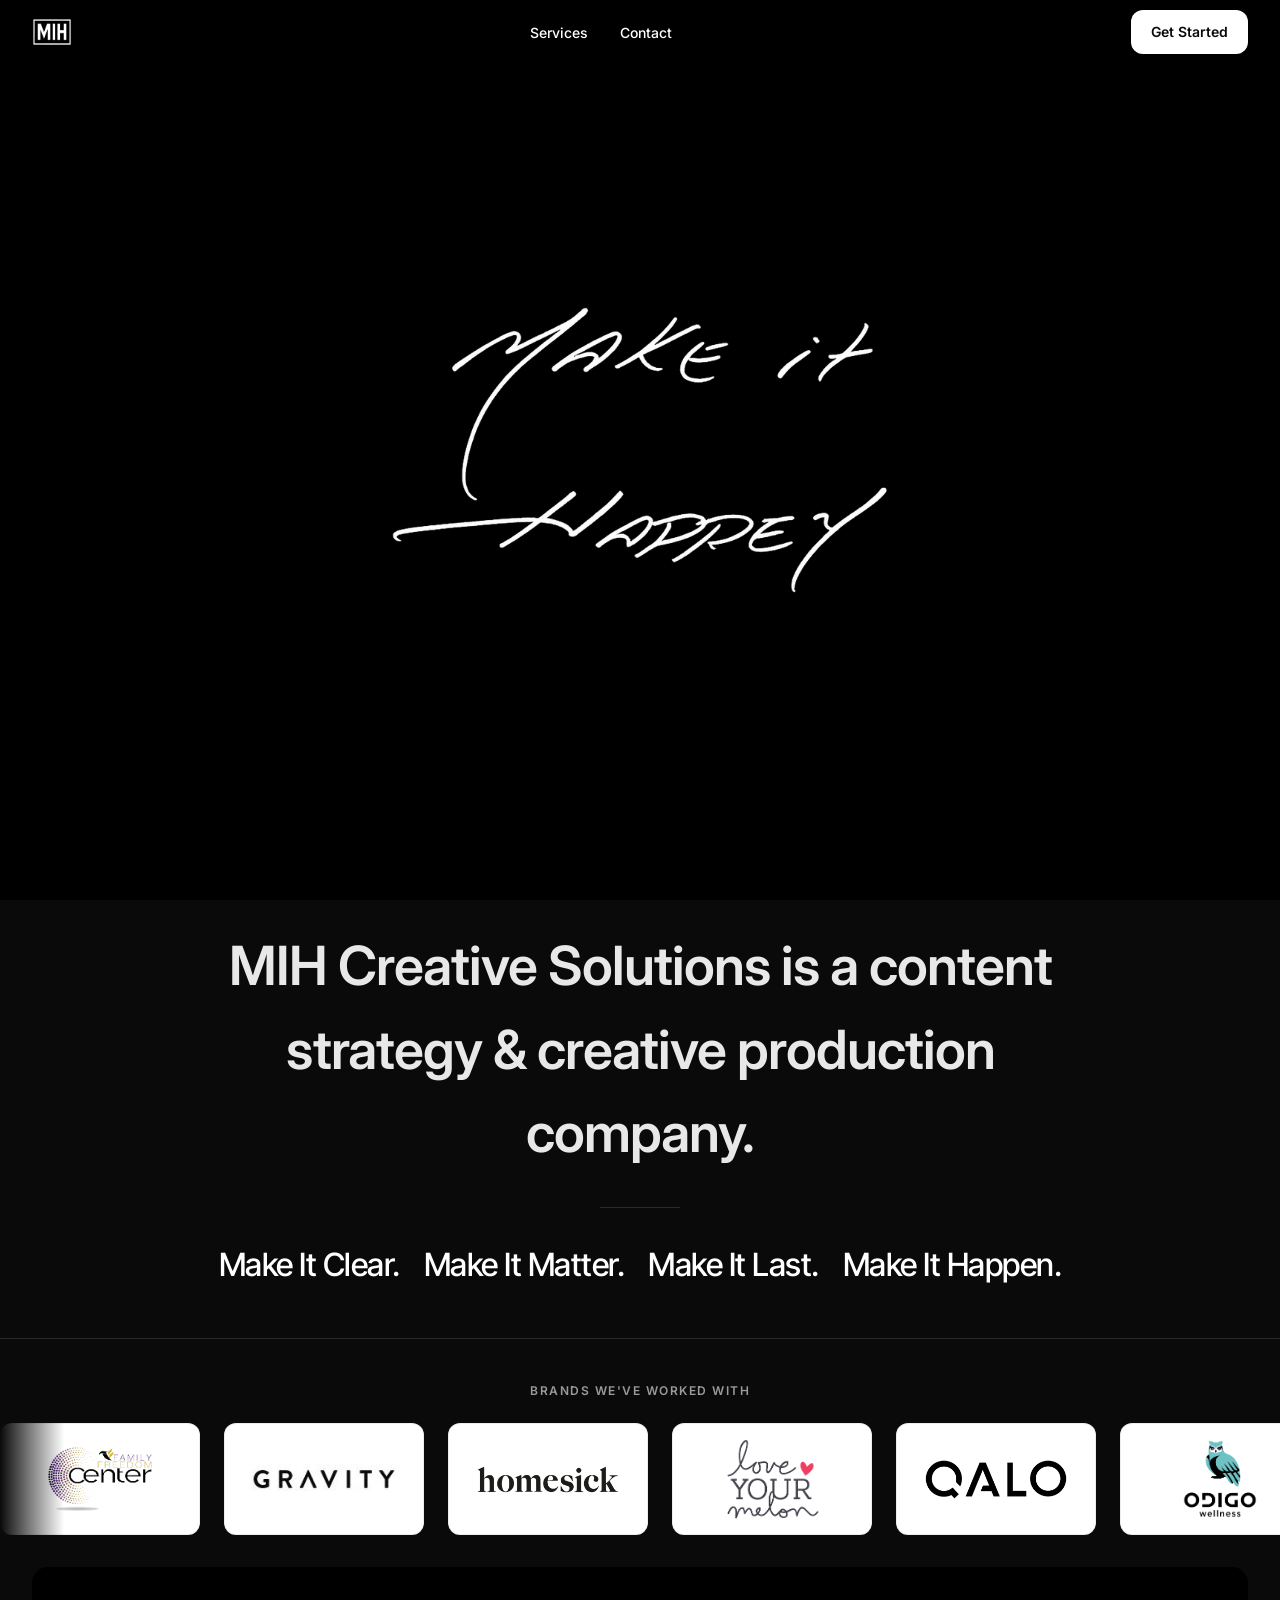
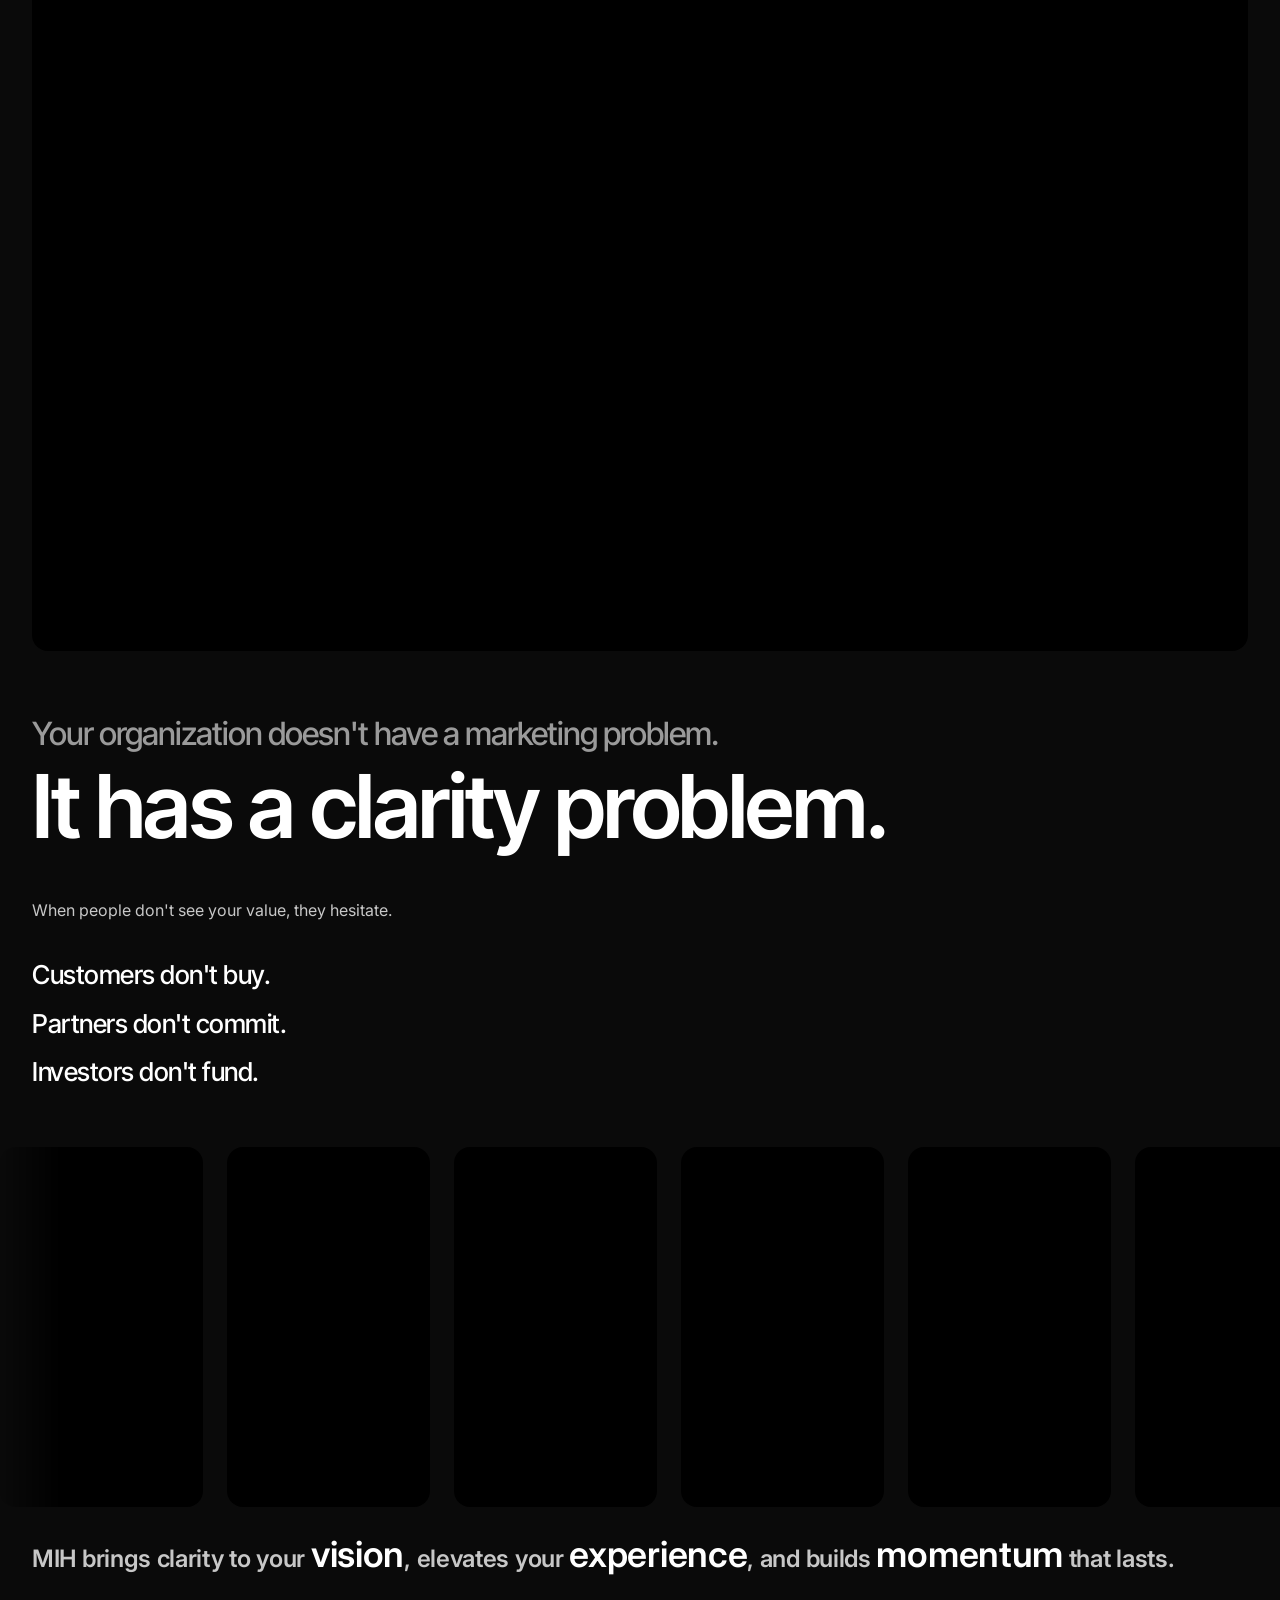
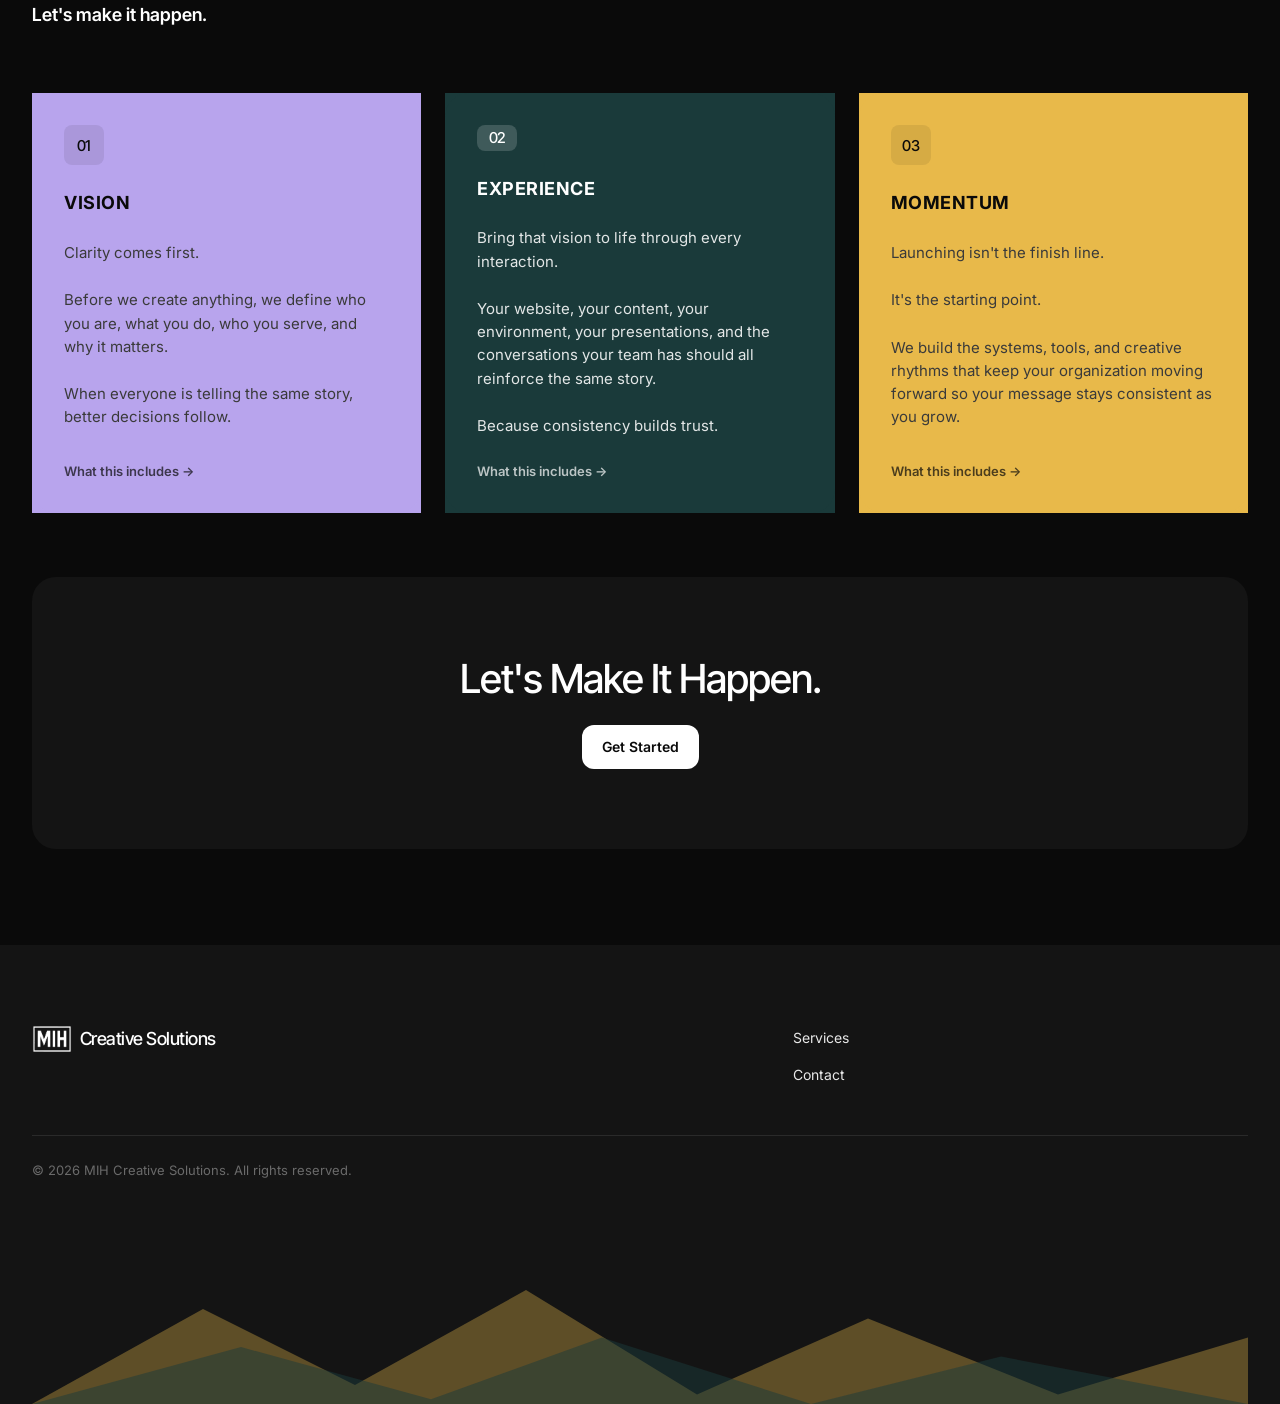
<file: index.html>
<!doctype html>
<html lang="en">
<head>
<meta charset="UTF-8">
<meta name="viewport" content="width=device-width, initial-scale=1.0">
<title>MIH Creative Solutions: Make It Clear, Make It Matter, Make It Last</title>
<meta name="description" content="MIH Creative Solutions is Erik's framework for building organizations people understand, remember, and believe in: Vision, Experience, Momentum.">
<link rel="icon" type="image/png" href="assets/favicon.png?v=2">
<link rel="apple-touch-icon" href="assets/favicon.png?v=2">
<meta property="og:type" content="website">
<meta property="og:title" content="MIH Creative Solutions: Make It Clear, Make It Matter, Make It Last">
<meta property="og:description" content="MIH Creative Solutions is Erik's framework for building organizations people understand, remember, and believe in: Vision, Experience, Momentum.">
<meta property="og:url" content="https://mihcreativesolutions.com">
<meta property="og:image" content="https://mihcreativesolutions.com/assets/favicon.png">
<meta name="twitter:card" content="summary">
<meta name="twitter:title" content="MIH Creative Solutions: Make It Clear, Make It Matter, Make It Last">
<meta name="twitter:description" content="MIH Creative Solutions is Erik's framework for building organizations people understand, remember, and believe in: Vision, Experience, Momentum.">
<meta name="twitter:image" content="https://mihcreativesolutions.com/assets/favicon.png">
<link rel="preconnect" href="https://fonts.googleapis.com">
<link rel="preconnect" href="https://fonts.gstatic.com" crossorigin>
<link href="https://fonts.googleapis.com/css2?family=Inter:wght@400;500;600;700&family=Inter+Tight:wght@500;600&family=Caveat:wght@600;700&display=swap" rel="stylesheet">
<link rel="stylesheet" href="styles.css">
</head>
<body>

<main id="top">

  <!-- ============ HERO ============ -->
  <section class="hero-band">
    <div class="hero-video-bleed reveal">
      <video src="assets/videos/hero-intro.mp4" autoplay muted loop playsinline></video>

      <header class="hero-nav">
        <div class="container">
          <a href="#top" class="logo">
            <img src="assets/mih-logo-boxed-white.png" alt="MIH" class="logo-mark">
          </a>

          <nav>
            <ul class="nav-links">
              <li><a href="#services">Services</a></li>
              <li><a href="#contact">Contact</a></li>
            </ul>
          </nav>

          <div class="nav-cta">
            <a class="btn btn-primary" href="mailto:erik@mihcreativesolutions.com">Get Started</a>
            <button class="nav-toggle" id="navToggle" aria-label="Toggle menu" aria-expanded="false">
              <span></span><span></span><span></span>
            </button>
          </div>
        </div>

        <nav id="mobileMenu" class="mobile-menu" hidden>
          <div class="container" style="display:flex; flex-direction:column; gap:24px; padding-top:24px; padding-bottom:24px;">
            <a href="#services">Services</a>
            <a href="#contact">Contact</a>
          </div>
        </nav>
      </header>

      <img src="assets/make-it-happen-mark-white.png" alt="Make it happen, handwritten" class="hero-video-overlay-mark">
    </div>

    <div class="container">
      <p class="hero-video-caption reveal">MIH Creative Solutions is a content strategy &amp; creative production company.</p>
      <hr class="hero-divider reveal">
    </div>

    <div class="container">
      <div class="hero-pillars-recap reveal">
        <p>Make It Clear.</p>
        <p>Make It Matter.</p>
        <p>Make It Last.</p>
        <p>Make It Happen.</p>
      </div>
    </div>

    <div class="logo-marquee reveal">
      <p class="logo-marquee-label caption-uppercase">Brands We've Worked With</p>
      <div class="logo-marquee-track">
        <div class="logo-marquee-group">
          <div class="logo-marquee-card"><img src="assets/logos/family-freedom-center.png" alt="Family Freedom Center" class="logo-marquee-logo"></div>
          <div class="logo-marquee-card"><img src="assets/logos/gravity.jpeg" alt="Gravity" class="logo-marquee-logo"></div>
          <div class="logo-marquee-card"><img src="assets/logos/homesick.png" alt="Homesick" class="logo-marquee-logo"></div>
          <div class="logo-marquee-card"><img src="assets/logos/love-your-melon.png" alt="Love Your Melon" class="logo-marquee-logo"></div>
          <div class="logo-marquee-card"><img src="assets/logos/qalo.png" alt="QALO" class="logo-marquee-logo"></div>
          <div class="logo-marquee-card"><img src="assets/logos/odigo-wellness.png" alt="ODIGO Wellness" class="logo-marquee-logo"></div>
          <div class="logo-marquee-card"><img src="assets/logos/bulldog.png" alt="The Bulldog Uptown" class="logo-marquee-logo"></div>
          <div class="logo-marquee-card"><img src="assets/logos/craftsmen-decks-structures.png" alt="Craftsmen Decks & Structures" class="logo-marquee-logo"></div>
        </div>
        <div class="logo-marquee-group" aria-hidden="true">
          <div class="logo-marquee-card"><img src="assets/logos/family-freedom-center.png" alt="" class="logo-marquee-logo"></div>
          <div class="logo-marquee-card"><img src="assets/logos/gravity.jpeg" alt="" class="logo-marquee-logo"></div>
          <div class="logo-marquee-card"><img src="assets/logos/homesick.png" alt="" class="logo-marquee-logo"></div>
          <div class="logo-marquee-card"><img src="assets/logos/love-your-melon.png" alt="" class="logo-marquee-logo"></div>
          <div class="logo-marquee-card"><img src="assets/logos/qalo.png" alt="" class="logo-marquee-logo"></div>
          <div class="logo-marquee-card"><img src="assets/logos/odigo-wellness.png" alt="" class="logo-marquee-logo"></div>
          <div class="logo-marquee-card"><img src="assets/logos/bulldog.png" alt="" class="logo-marquee-logo"></div>
          <div class="logo-marquee-card"><img src="assets/logos/craftsmen-decks-structures.png" alt="" class="logo-marquee-logo"></div>
        </div>
      </div>
    </div>

    <div class="container">
      <div class="featured-video reveal">
        <video src="assets/videos/love-your-melon-barbie.mp4" autoplay muted loop playsinline></video>
      </div>
    </div>
  </section>

  <!-- ============ THE PROBLEM ============ -->
  <section id="problem">
    <div class="container">
      <div class="problem-statement reveal">
        <p class="problem-statement-setup">Your organization doesn't have a marketing problem.</p>
        <p class="problem-statement-payoff">It has a clarity problem.</p>
      </div>

      <div class="prose reveal">
        <p>When people don't see your value, they hesitate.</p>
      </div>

      <div class="cadence reveal">
        <p>Customers don't buy.</p>
        <p>Partners don't commit.</p>
        <p>Investors don't fund.</p>
      </div>
    </div>

    <div class="video-marquee reveal">
      <div class="video-marquee-track">
        <div class="video-marquee-group">
          <div class="video-marquee-card"><video src="assets/videos/gravity.mp4" autoplay muted loop playsinline></video></div>
          <div class="video-marquee-card"><video src="assets/videos/isabel-bootcamp.mp4" autoplay muted loop playsinline></video></div>
          <div class="video-marquee-card"><video src="assets/videos/knee-wrap.mp4" autoplay muted loop playsinline></video></div>
          <div class="video-marquee-card"><video src="assets/videos/mechanic-peter.mp4" autoplay muted loop playsinline></video></div>
          <div class="video-marquee-card"><video src="assets/videos/elijah-yoga.mp4" autoplay muted loop playsinline></video></div>
          <div class="video-marquee-card"><video src="assets/videos/content-tips-reel.mp4" autoplay muted loop playsinline></video></div>
        </div>
        <div class="video-marquee-group" aria-hidden="true">
          <div class="video-marquee-card"><video src="assets/videos/gravity.mp4" autoplay muted loop playsinline></video></div>
          <div class="video-marquee-card"><video src="assets/videos/isabel-bootcamp.mp4" autoplay muted loop playsinline></video></div>
          <div class="video-marquee-card"><video src="assets/videos/knee-wrap.mp4" autoplay muted loop playsinline></video></div>
          <div class="video-marquee-card"><video src="assets/videos/mechanic-peter.mp4" autoplay muted loop playsinline></video></div>
          <div class="video-marquee-card"><video src="assets/videos/elijah-yoga.mp4" autoplay muted loop playsinline></video></div>
          <div class="video-marquee-card"><video src="assets/videos/content-tips-reel.mp4" autoplay muted loop playsinline></video></div>
        </div>
      </div>
    </div>

    <div class="container">
      <div class="reveal" style="margin-top: var(--sp-lg);">
        <p class="title-lg problem-transition">MIH brings clarity to your <span class="emph-word">vision</span>, elevates your <span class="emph-word">experience</span>, and builds <span class="emph-word">momentum</span> that lasts.</p>
        <p class="problem-cta">Let's make it happen.</p>
      </div>
    </div>
  </section>

  <!-- ============ SERVICES / THE 3 PILLARS ============ -->
  <section id="services">
    <div class="container">
      <div class="feature-grid">

        <div class="feature-card card-lavender on-ink pillar-flip reveal" tabindex="0">
          <div class="pillar-flip-inner">
            <div class="pillar-flip-face pillar-flip-front">
              <div class="icon">01</div>
              <div class="pillar-heading">
                <span class="pillar-label">Vision</span>
              </div>
              <p>Clarity comes first.</p>
              <p>Before we create anything, we define who you are, what you do, who you serve, and why it matters.</p>
              <p>When everyone is telling the same story, better decisions follow.</p>
              <span class="pillar-flip-cue">What this includes →</span>
            </div>
            <div class="pillar-flip-face pillar-flip-back">
              <div class="pillar-heading">
                <span class="pillar-label">Vision</span>
              </div>
              <ul class="offering-list">
                <li>Brand Strategy</li>
                <li>Messaging</li>
                <li>Positioning</li>
                <li>Naming</li>
                <li>Brand Identity</li>
              </ul>
            </div>
          </div>
        </div>

        <div class="feature-card card-teal on-dark pillar-flip reveal" tabindex="0">
          <div class="pillar-flip-inner">
            <div class="pillar-flip-face pillar-flip-front">
              <div class="icon">02</div>
              <div class="pillar-heading">
                <span class="pillar-label">Experience</span>
              </div>
              <p>Bring that vision to life through every interaction.</p>
              <p>Your website, your content, your environment, your presentations, and the conversations your team has should all reinforce the same story.</p>
              <p>Because consistency builds trust.</p>
              <span class="pillar-flip-cue">What this includes →</span>
            </div>
            <div class="pillar-flip-face pillar-flip-back">
              <div class="pillar-heading">
                <span class="pillar-label">Experience</span>
              </div>
              <ul class="offering-list">
                <li>Website Design</li>
                <li>Environmental Branding</li>
                <li>Photography</li>
                <li>Video Production</li>
                <li>Graphic Design</li>
                <li>Campaign Development</li>
              </ul>
            </div>
          </div>
        </div>

        <div class="feature-card card-ochre on-ink pillar-flip reveal" tabindex="0">
          <div class="pillar-flip-inner">
            <div class="pillar-flip-face pillar-flip-front">
              <div class="icon">03</div>
              <div class="pillar-heading">
                <span class="pillar-label">Momentum</span>
              </div>
              <p>Launching isn't the finish line.</p>
              <p>It's the starting point.</p>
              <p>We build the systems, tools, and creative rhythms that keep your organization moving forward so your message stays consistent as you grow.</p>
              <span class="pillar-flip-cue">What this includes →</span>
            </div>
            <div class="pillar-flip-face pillar-flip-back">
              <div class="pillar-heading">
                <span class="pillar-label">Momentum</span>
              </div>
              <ul class="offering-list">
                <li>Content Strategy</li>
                <li>Social Media</li>
                <li>Marketing Support</li>
                <li>Brand Standards</li>
                <li>Ongoing Creative Partnership</li>
              </ul>
            </div>
          </div>
        </div>

      </div>
    </div>
  </section>

  <!-- ============ CTA ============ -->
  <section id="contact">
    <div class="container">
      <div class="cta-band-illustrated reveal">
        <h2 class="display-md">Let's Make It Happen.</h2>

        <a class="btn btn-primary" href="mailto:erik@mihcreativesolutions.com">Get Started</a>
      </div>
    </div>
  </section>

</main>

<footer class="footer">
  <div class="container">
    <div class="footer-top">
      <div class="footer-brand">
        <a href="#top" class="logo">
          <img src="assets/mih-logo-boxed-white.png" alt="MIH" class="logo-mark">
          Creative Solutions
        </a>

      </div>

      <div class="footer-col">
        <ul>
          <li><a href="#services">Services</a></li>
          <li><a href="#contact">Contact</a></li>
        </ul>
      </div>
    </div>

    <div class="footer-bottom">
      <span>© <span id="year"></span> MIH Creative Solutions. All rights reserved.</span>
    </div>

    <svg class="footer-mountain" viewBox="0 0 1280 160" preserveAspectRatio="none" xmlns="http://www.w3.org/2000/svg" aria-hidden="true">
      <polygon points="0,160 180,60 340,140 520,40 700,150 880,70 1080,150 1280,90 1280,160" fill="#e8b94a" opacity="0.35"/>
      <polygon points="0,160 220,100 420,155 600,90 820,160 1020,110 1280,160" fill="#1a3a3a" opacity="0.5"/>
    </svg>
  </div>
</footer>

<script src="script.js"></script>
</body>
</html>
</file>
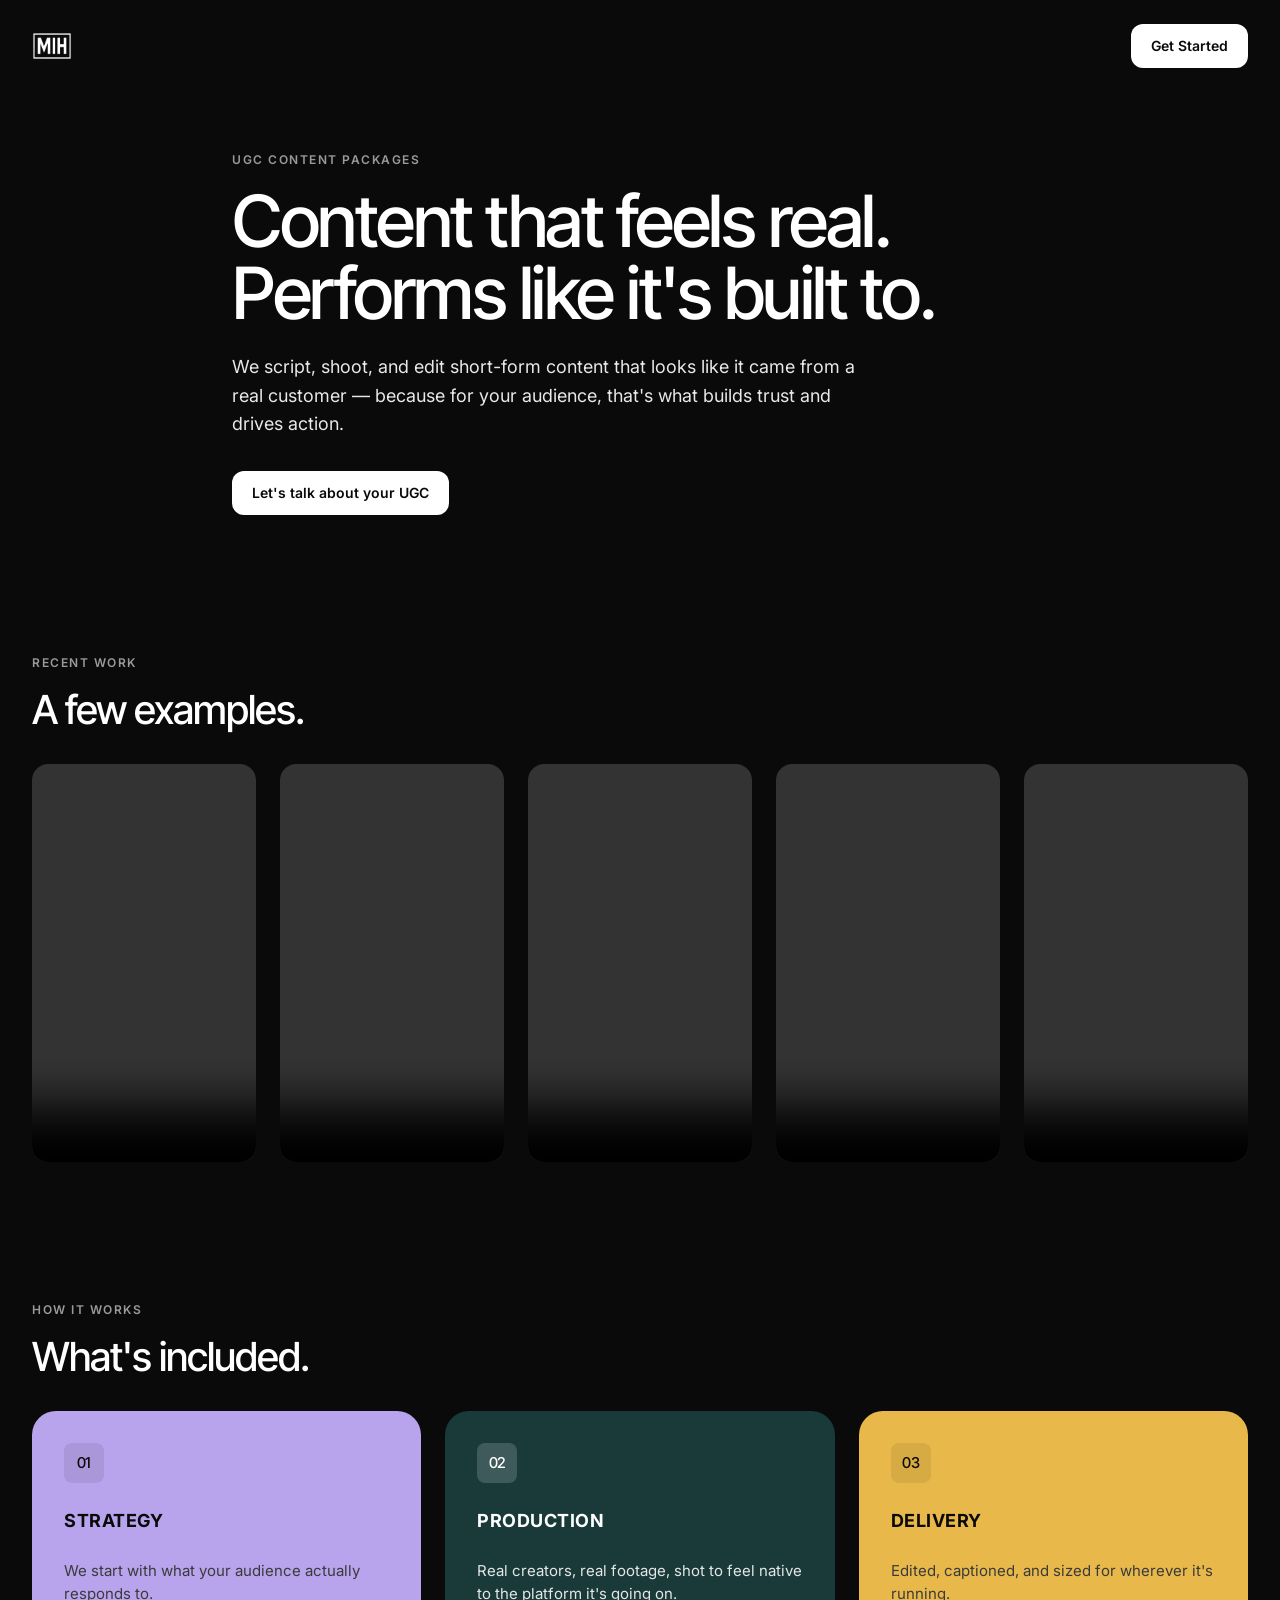
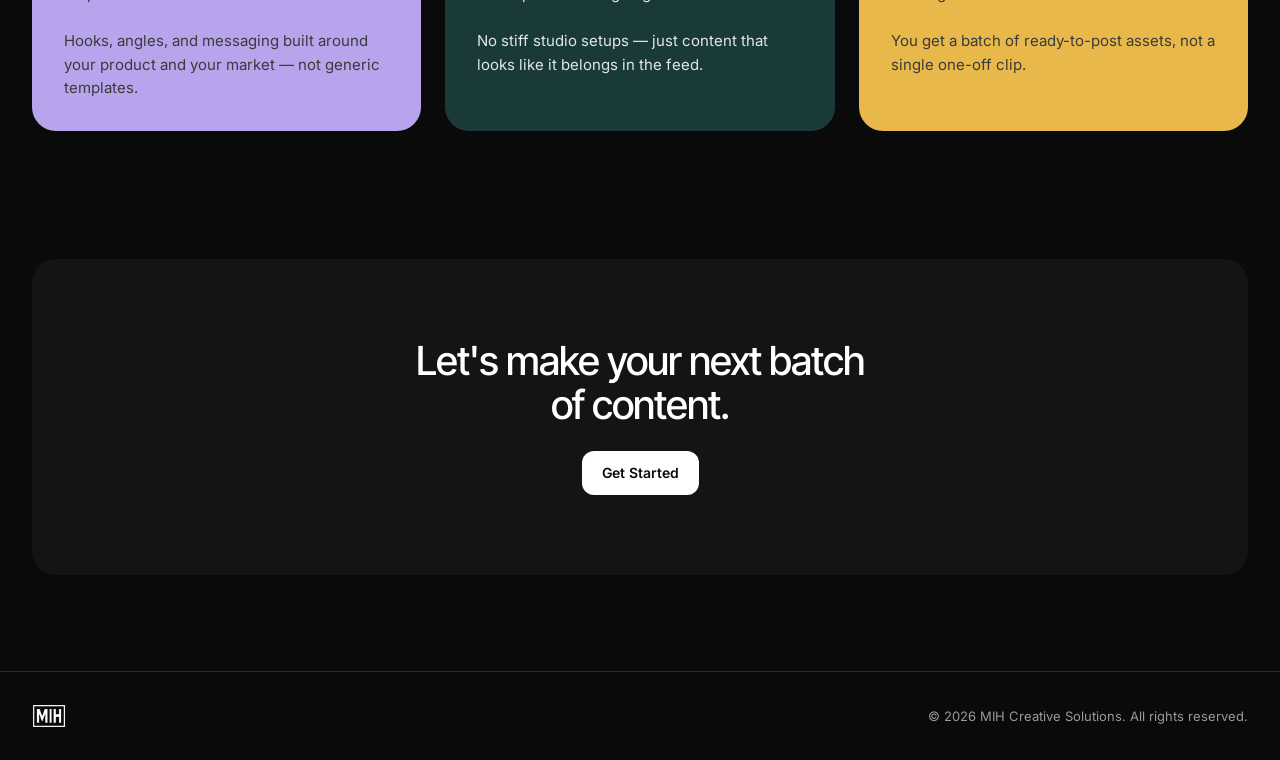
<file: ugc/index.html>
<!doctype html>
<html lang="en">
<head>
<meta charset="UTF-8">
<meta name="viewport" content="width=device-width, initial-scale=1.0">
<title>UGC Content Packages — MIH Creative Solutions</title>
<meta name="description" content="User-generated content that feels authentic and performs like it's built to. See examples and packages from MIH Creative Solutions.">
<meta name="robots" content="noindex, nofollow">
<link rel="icon" type="image/png" href="../assets/favicon.png?v=2">
<link rel="apple-touch-icon" href="../assets/favicon.png?v=2">
<link rel="preconnect" href="https://fonts.googleapis.com">
<link rel="preconnect" href="https://fonts.gstatic.com" crossorigin>
<link href="https://fonts.googleapis.com/css2?family=Inter:wght@400;500;600;700&family=Inter+Tight:wght@500;600&family=Caveat:wght@600;700&display=swap" rel="stylesheet">
<link rel="stylesheet" href="../styles.css">
<link rel="stylesheet" href="ugc.css">
</head>
<body>

<header class="ugc-header">
  <div class="container">
    <a href="/" class="logo">
      <img src="../assets/mih-logo-boxed-white.png" alt="MIH" class="logo-mark">
    </a>
    <a class="btn btn-primary" href="mailto:erik@mihcreativesolutions.com">Get Started</a>
  </div>
</header>

<main id="top">

  <!-- ============ HERO ============ -->
  <section class="ugc-hero">
    <div class="container">
      <p class="caption-uppercase reveal">UGC Content Packages</p>
      <h1 class="display-xl reveal">Content that feels real. Performs like it's built to.</h1>
      <p class="lead reveal">We script, shoot, and edit short-form content that looks like it came from a real customer — because for your audience, that's what builds trust and drives action.</p>
      <a class="btn btn-primary reveal" href="mailto:erik@mihcreativesolutions.com">Let's talk about your UGC</a>
    </div>
  </section>

  <!-- ============ EXAMPLES ============ -->
  <section class="ugc-examples">
    <div class="container">
      <p class="caption-uppercase reveal">Recent Work</p>
      <h2 class="display-md reveal">A few examples.</h2>

      <div class="ugc-video-grid">
        <div class="ugc-video-card reveal"><video src="../assets/videos/gravity.mp4" controls playsinline preload="metadata"></video></div>
        <div class="ugc-video-card reveal"><video src="../assets/videos/isabel-bootcamp.mp4" controls playsinline preload="metadata"></video></div>
        <div class="ugc-video-card reveal"><video src="../assets/videos/knee-wrap.mp4" controls playsinline preload="metadata"></video></div>
        <div class="ugc-video-card reveal"><video src="../assets/videos/mechanic-peter.mp4" controls playsinline preload="metadata"></video></div>
        <div class="ugc-video-card reveal"><video src="../assets/videos/elijah-yoga.mp4" controls playsinline preload="metadata"></video></div>
      </div>
    </div>
  </section>

  <!-- ============ WHAT'S INCLUDED ============ -->
  <section class="ugc-included">
    <div class="container">
      <p class="caption-uppercase reveal">How It Works</p>
      <h2 class="display-md reveal">What's included.</h2>

      <div class="feature-grid ugc-feature-grid">
        <div class="feature-card card-lavender on-ink reveal">
          <div class="icon">01</div>
          <div class="pillar-heading">
            <span class="pillar-label">Strategy</span>
          </div>
          <p>We start with what your audience actually responds to.</p>
          <p>Hooks, angles, and messaging built around your product and your market — not generic templates.</p>
        </div>

        <div class="feature-card card-teal on-dark reveal">
          <div class="icon">02</div>
          <div class="pillar-heading">
            <span class="pillar-label">Production</span>
          </div>
          <p>Real creators, real footage, shot to feel native to the platform it's going on.</p>
          <p>No stiff studio setups — just content that looks like it belongs in the feed.</p>
        </div>

        <div class="feature-card card-ochre on-ink reveal">
          <div class="icon">03</div>
          <div class="pillar-heading">
            <span class="pillar-label">Delivery</span>
          </div>
          <p>Edited, captioned, and sized for wherever it's running.</p>
          <p>You get a batch of ready-to-post assets, not a single one-off clip.</p>
        </div>
      </div>
    </div>
  </section>

  <!-- ============ CTA ============ -->
  <section class="ugc-cta">
    <div class="container">
      <div class="cta-band-illustrated reveal">
        <h2 class="display-md">Let's make your next batch of content.</h2>
        <a class="btn btn-primary" href="mailto:erik@mihcreativesolutions.com">Get Started</a>
      </div>
    </div>
  </section>

</main>

<footer class="ugc-footer">
  <div class="container">
    <a href="/" class="logo">
      <img src="../assets/mih-logo-boxed-white.png" alt="MIH" class="logo-mark">
    </a>
    <span>© <span id="year"></span> MIH Creative Solutions. All rights reserved.</span>
  </div>
</footer>

<script src="ugc.js"></script>
</body>
</html>
</file>
<file: styles.css>
/* ==========================================================================
   MIH Creative Solutions — Design Tokens
   Source of truth: MIH_LOOK_AND_FEEL.md
   ========================================================================== */

:root {
  /* Color */
  --primary: #ffffff;
  --primary-active: #e5e5e5;
  --primary-disabled: #2a2a2a;
  --ink: #ffffff;
  --body: #c7c7c7;
  --body-strong: #e8e8e8;
  --muted: #9a9a9a;
  --muted-soft: #6a6a6a;
  --hairline: #2a2a2a;
  --hairline-soft: #1c1c1c;
  --canvas: #0a0a0a;
  --surface-soft: #141414;
  --surface-card: #1c1c1c;
  --surface-strong: #242424;
  --on-primary: #0a0a0a;
  --on-dark: #ffffff;
  --on-dark-soft: #a0a0a0;
  /* Fixed dark text for use on light pillar-card backgrounds (lavender/ochre), independent of the page theme */
  --card-ink: #0a0a0a;
  --card-ink-body: #3a3a3a;
  --brand-pink: #ff4d8b;
  --brand-teal: #1a3a3a;
  --brand-lavender: #b8a4ed;
  --brand-peach: #ffb084;
  --brand-ochre: #e8b94a;
  --brand-mint: #a4d4c5;
  --brand-coral: #ff6b5a;

  /* Type */
  --font-display: "Inter Tight", "Inter", -apple-system, BlinkMacSystemFont, "Segoe UI", Roboto, sans-serif;
  --font-body: "Inter", -apple-system, BlinkMacSystemFont, "Segoe UI", Roboto, sans-serif;

  /* Radius */
  --r-xs: 6px;
  --r-sm: 8px;
  --r-md: 12px;
  --r-lg: 16px;
  --r-xl: 24px;
  --r-pill: 9999px;

  /* Spacing */
  --sp-xxs: 4px;
  --sp-xs: 8px;
  --sp-sm: 12px;
  --sp-md: 16px;
  --sp-lg: 24px;
  --sp-xl: 32px;
  --sp-xxl: 48px;
  --sp-section: 96px;
}

*, *::before, *::after { box-sizing: border-box; }
html { scroll-behavior: smooth; }

body {
  margin: 0;
  background: var(--canvas);
  color: var(--body);
  font-family: var(--font-body);
  font-size: 16px;
  line-height: 1.55;
  -webkit-font-smoothing: antialiased;
}

img, svg, video { display: block; max-width: 100%; }

a { color: inherit; }

.container {
  max-width: 1280px;
  margin: 0 auto;
  padding: 0 var(--sp-xl);
}

section {
  padding: var(--sp-section) 0;
}

#problem { padding-top: var(--sp-xl); padding-bottom: var(--sp-xl); }
#services { padding-top: var(--sp-xl); padding-bottom: var(--sp-xl); }
#contact { padding-top: var(--sp-xl); }

/* ---- Typography ---- */
h1, h2, h3, h4 {
  font-family: var(--font-display);
  font-weight: 500;
  color: var(--ink);
  margin: 0;
}

.display-xl { font-size: 72px; line-height: 1; letter-spacing: -2.5px; font-weight: 500; }
.display-lg { font-size: 56px; line-height: 1.05; letter-spacing: -2px; font-weight: 500; }
.display-md { font-size: 40px; line-height: 1.1; letter-spacing: -1px; font-weight: 500; }
.display-sm { font-size: 32px; line-height: 1.15; letter-spacing: -0.5px; font-weight: 500; }

.title-lg { font-family: var(--font-body); font-size: 24px; font-weight: 600; line-height: 1.3; letter-spacing: -0.3px; }
.title-md { font-family: var(--font-body); font-size: 18px; font-weight: 600; line-height: 1.4; }
.title-sm { font-family: var(--font-body); font-size: 16px; font-weight: 600; line-height: 1.4; }

.body-md { font-size: 16px; font-weight: 400; line-height: 1.55; }
.body-sm { font-size: 14px; font-weight: 400; line-height: 1.55; }

.caption { font-size: 13px; font-weight: 500; line-height: 1.4; color: var(--muted); }
.caption-uppercase {
  font-size: 12px;
  font-weight: 600;
  line-height: 1.4;
  letter-spacing: 1.5px;
  text-transform: uppercase;
  color: var(--muted);
}

.lead { font-size: 18px; line-height: 1.6; color: var(--body-strong); }

/* ---- Buttons ---- */
.btn {
  display: inline-flex;
  align-items: center;
  justify-content: center;
  gap: var(--sp-xs);
  height: 44px;
  padding: 12px 20px;
  border-radius: var(--r-md);
  font-family: var(--font-body);
  font-size: 14px;
  font-weight: 600;
  line-height: 1;
  text-decoration: none;
  border: none;
  cursor: pointer;
  white-space: nowrap;
}

.btn-primary { background: var(--primary); color: var(--on-primary); }
.btn-primary:hover, .btn-primary:active { background: var(--primary-active); }

.btn-secondary {
  background: var(--canvas);
  color: var(--ink);
  border: 1px solid var(--hairline);
}

.btn-on-color { background: var(--canvas); color: var(--ink); }

.text-link {
  background: none;
  border: none;
  color: var(--ink);
  text-decoration: underline;
  font-size: 14px;
  font-weight: 600;
  cursor: pointer;
  padding: 0;
}

/* ---- Hero Nav (overlaid on the full-bleed video) ---- */
.hero-nav {
  position: absolute;
  top: 0;
  left: 0;
  right: 0;
  z-index: 5;
  height: 64px;
  background: linear-gradient(to bottom, rgba(0, 0, 0, 0.55), transparent);
}

.hero-nav > .container {
  height: 100%;
  display: flex;
  align-items: center;
  justify-content: space-between;
}

.hero-nav .nav-links a { color: #fff; }
.hero-nav .nav-links a:hover { color: var(--brand-ochre); }

.hero-nav .btn-primary { background: #fff; color: var(--on-primary); }
.hero-nav .btn-primary:hover, .hero-nav .btn-primary:active { background: var(--brand-ochre); }

.hero-nav .nav-toggle span { background: #fff; }

.hero-nav .mobile-menu { background: rgba(10, 10, 10, 0.95); border-bottom-color: rgba(255, 255, 255, 0.15); }
.hero-nav .mobile-menu a { color: #fff; }

.logo {
  display: flex;
  align-items: center;
  gap: var(--sp-xs);
  font-family: var(--font-display);
  font-size: 18px;
  font-weight: 500;
  letter-spacing: -0.5px;
  color: var(--ink);
  text-decoration: none;
}

.logo-mark {
  height: 28px;
  width: auto;
  display: block;
}

.nav-links {
  display: flex;
  align-items: center;
  gap: var(--sp-xl);
  list-style: none;
  margin: 0;
  padding: 0;
}

.nav-links a {
  font-size: 14px;
  font-weight: 500;
  text-decoration: none;
  color: var(--body-strong);
}

.nav-links a:hover { color: var(--ink); }

.nav-cta { display: flex; align-items: center; gap: var(--sp-lg); }

.nav-toggle {
  display: none;
  background: none;
  border: none;
  padding: var(--sp-xs);
  cursor: pointer;
}

.nav-toggle span {
  display: block;
  width: 22px;
  height: 2px;
  background: var(--ink);
  margin: 5px 0;
  border-radius: 2px;
}

.mobile-menu {
  display: none;
  background: var(--canvas);
  border-bottom: 1px solid var(--hairline-soft);
}

.mobile-menu a {
  font-size: 16px;
  font-weight: 500;
  text-decoration: none;
  color: var(--body-strong);
}

@media (max-width: 768px) {
  .mobile-menu:not([hidden]) { display: block; }
}

/* ---- Hero ---- */
.hero-band {
  padding: 0 0 var(--sp-xl);
}

.hero-pillars-recap {
  display: flex;
  justify-content: center;
  align-items: center;
  flex-wrap: wrap;
  gap: var(--sp-lg);
  text-align: center;
  margin-top: var(--sp-xl);
  margin-bottom: var(--sp-xl);
}

.hero-pillars-recap p {
  margin: 0;
  font-family: var(--font-display);
  font-weight: 500;
  color: var(--ink);
  white-space: nowrap;
  font-size: 32px;
  letter-spacing: -0.5px;
}

.hero-video-bleed {
  position: relative;
  width: 100%;
  height: 100vh;
  min-height: 480px;
  max-height: 960px;
  background: #000;
  overflow: hidden;
}

.hero-video-bleed video {
  width: 100%;
  height: 100%;
  object-fit: cover;
  display: block;
}

.hero-video-overlay-mark {
  position: absolute;
  top: 50%;
  left: 50%;
  transform: translate(-50%, -50%);
  z-index: 4;
  width: 520px;
  max-width: 70%;
  height: auto;
  pointer-events: none;
  filter: drop-shadow(0 4px 32px rgba(0, 0, 0, 0.4));
}

.hero-divider {
  width: 80px;
  height: 1px;
  margin: 0 auto var(--sp-xl);
  border: none;
  background: var(--hairline);
}

.hero-video-caption {
  max-width: 900px;
  text-align: center;
  font-size: 54px;
  font-weight: 600;
  letter-spacing: -1px;
  color: var(--body-strong);
  margin: var(--sp-lg) auto var(--sp-xl);
}

@media (max-width: 1024px) {
  .hero-pillars-recap { gap: var(--sp-md); }
  .hero-pillars-recap p { font-size: 22px; }
  .hero-video-overlay-mark { width: 400px; }
  .hero-video-caption { font-size: 40px; }
}

@media (max-width: 768px) {
  .hero-pillars-recap { gap: var(--sp-xs); }
  .hero-pillars-recap p { font-size: 12px; letter-spacing: -0.2px; }
  .hero-video-caption { font-size: 26px; letter-spacing: -0.5px; }
  .hero-video-overlay-mark { width: 280px; max-width: 80%; }
  .hero-nav { height: 56px; }
  .logo-mark { height: 22px; }
}

.hero-actions { display: flex; align-items: center; gap: var(--sp-lg); flex-wrap: wrap; }

/* ---- Logo marquee ---- */
.logo-marquee {
  margin-top: var(--sp-xxl);
  padding-top: var(--sp-xl);
  border-top: 1px solid var(--hairline);
  overflow: hidden;
}

.logo-marquee-label {
  text-align: center;
  margin-bottom: var(--sp-lg);
}

.logo-marquee-track {
  display: flex;
  width: max-content;
  animation: marquee-scroll 48s linear infinite;
  mask-image: linear-gradient(to right, transparent 0, #000 64px, #000 calc(100% - 64px), transparent 100%);
  -webkit-mask-image: linear-gradient(to right, transparent 0, #000 64px, #000 calc(100% - 64px), transparent 100%);
}

.logo-marquee-group {
  display: flex;
  align-items: center;
  gap: var(--sp-lg);
  padding-right: var(--sp-lg);
}

.logo-marquee-card {
  display: flex;
  align-items: center;
  justify-content: center;
  width: 200px;
  height: 112px;
  flex-shrink: 0;
  background: #fff;
  border: 1px solid rgba(20, 18, 15, 0.08);
  border-radius: var(--r-md);
  padding: var(--sp-sm);
}

.logo-marquee-logo {
  max-height: 88px;
  max-width: 100%;
  width: auto;
  object-fit: contain;
}

/* ---- Featured video (single widescreen clip) ---- */
.featured-video {
  width: 100%;
  max-width: 100%;
  margin-top: var(--sp-xl);
  border-radius: var(--r-lg);
  overflow: hidden;
  aspect-ratio: 16 / 9;
  background: #000;
}

.featured-video video {
  width: 100%;
  max-width: 100%;
  height: 100%;
  object-fit: cover;
  display: block;
}

/* ---- Video marquee (portrait clips, autoplay/muted/loop) ---- */
.video-marquee {
  margin-top: var(--sp-xl);
  padding-top: var(--sp-lg);
  overflow: hidden;
}

.video-marquee-track {
  display: flex;
  width: max-content;
  animation: marquee-scroll 40s linear infinite;
  mask-image: linear-gradient(to right, transparent 0, #000 64px, #000 calc(100% - 64px), transparent 100%);
  -webkit-mask-image: linear-gradient(to right, transparent 0, #000 64px, #000 calc(100% - 64px), transparent 100%);
}

.video-marquee-group {
  display: flex;
  align-items: center;
  gap: var(--sp-lg);
  padding-right: var(--sp-lg);
}

.video-marquee-card {
  width: 203px;
  height: 360px;
  flex-shrink: 0;
  border-radius: var(--r-lg);
  overflow: hidden;
  background: #000;
}

.video-marquee-card video {
  width: 100%;
  height: 100%;
  object-fit: cover;
  display: block;
}

@media (max-width: 1024px) {
  .video-marquee-card { width: 169px; height: 300px; }
}

@media (max-width: 768px) {
  .video-marquee-group { gap: var(--sp-md); padding-right: var(--sp-md); }
  .video-marquee-card { width: 124px; height: 220px; }
  .video-marquee-track {
    animation-duration: 30s;
    mask-image: linear-gradient(to right, transparent 0, #000 32px, #000 calc(100% - 32px), transparent 100%);
    -webkit-mask-image: linear-gradient(to right, transparent 0, #000 32px, #000 calc(100% - 32px), transparent 100%);
  }
}

@keyframes marquee-scroll {
  from { transform: translateX(0); }
  to { transform: translateX(-50%); }
}

@media (prefers-reduced-motion: reduce) {
  .logo-marquee-track { animation: none; }
}

/* ---- Problem statement (contrast headline) ---- */
.problem-statement {
  max-width: 920px;
  margin: 0 0 var(--sp-xxl);
}

.problem-statement-setup {
  margin: 0 0 var(--sp-xs);
  font-family: var(--font-display);
  font-weight: 500;
  color: var(--muted);
  font-size: 32px;
  line-height: 1.2;
  letter-spacing: -1px;
}

.problem-statement-payoff {
  margin: 0;
  font-family: var(--font-display);
  font-weight: 600;
  color: var(--ink);
  font-size: 88px;
  line-height: 1;
  letter-spacing: -2.5px;
}

#problem .cadence p {
  font-family: var(--font-display);
  letter-spacing: -0.5px;
  font-size: 26px;
  font-weight: 500;
  color: var(--ink);
}

.problem-transition .emph-word {
  font-size: 1.5em;
  font-weight: 600;
  color: var(--ink);
}

.problem-cta {
  margin: var(--sp-sm) 0 0;
  font-family: var(--font-display);
  font-weight: 600;
  font-size: 18px;
  color: var(--ink);
}

@media (max-width: 1024px) {
  .problem-statement-setup { font-size: 24px; }
  .problem-statement-payoff { font-size: 60px; letter-spacing: -2px; }
  #problem .cadence p { font-size: 22px; }
}

@media (max-width: 768px) {
  .problem-statement-setup { font-size: 19px; }
  .problem-statement-payoff { font-size: 38px; letter-spacing: -1px; }
  #problem .cadence p { font-size: 18px; }
}

/* ---- Feature cards (services) ---- */
.feature-grid {
  display: grid;
  grid-template-columns: repeat(3, 1fr);
  gap: var(--sp-lg);
}

.feature-card {
  border-radius: var(--r-xl);
  padding: var(--sp-xl);
  display: flex;
  flex-direction: column;
  gap: var(--sp-lg);
  min-height: 260px;
}

/* ---- Pillar flip cards (front: framework copy, back: services offered) ---- */
.feature-card.pillar-flip {
  padding: 0;
  height: 420px;
  cursor: pointer;
}

.pillar-flip-inner {
  position: relative;
  width: 100%;
  height: 100%;
}

.pillar-flip-face {
  position: absolute;
  inset: 0;
  border-radius: var(--r-xl);
  padding: var(--sp-xl);
  display: flex;
  flex-direction: column;
  gap: var(--sp-lg);
  background: inherit;
  opacity: 1;
  visibility: visible;
  transition: opacity 0.35s ease;
}

.pillar-flip-inner, .pillar-flip-back { background: inherit; }

.pillar-flip-back {
  opacity: 0;
  visibility: hidden;
  pointer-events: none;
}

.pillar-flip:hover .pillar-flip-front,
.pillar-flip.is-flipped .pillar-flip-front {
  opacity: 0;
  visibility: hidden;
  pointer-events: none;
}

.pillar-flip:hover .pillar-flip-back,
.pillar-flip.is-flipped .pillar-flip-back {
  opacity: 1;
  visibility: visible;
  pointer-events: auto;
}

.pillar-flip-back .offering-list { margin-top: var(--sp-xs); }

.pillar-flip-cue {
  margin-top: auto;
  font-size: 13px;
  font-weight: 600;
  opacity: 0.7;
}

.feature-card .icon {
  width: 40px;
  height: 40px;
  display: flex;
  align-items: center;
  justify-content: center;
  border-radius: var(--r-sm);
  background: rgba(255, 255, 255, 0.28);
}

.feature-card.on-dark .icon { background: rgba(255, 255, 255, 0.16); }
.feature-card.on-ink .icon { background: rgba(10, 10, 10, 0.08); }

.feature-card h3 { font-family: var(--font-body); font-size: 18px; font-weight: 600; line-height: 1.4; }
.feature-card p { margin: 0; font-size: 15px; }

.feature-card.on-dark, .feature-card.on-dark h3 { color: var(--on-dark); }
.feature-card.on-dark p { color: rgba(255, 255, 255, 0.88); }
.feature-card.on-dark .offering-list li { color: rgba(255, 255, 255, 0.88); }

.feature-card.on-ink, .feature-card.on-ink h3 { color: var(--card-ink); }
.feature-card.on-ink p { color: var(--card-ink-body); }
.feature-card.on-ink .offering-list li { color: var(--card-ink-body); }

.pillar-heading {
  display: flex;
  flex-direction: column;
  gap: var(--sp-xs);
}

.pillar-label {
  display: block;
  font-family: var(--font-body);
  font-size: 18px;
  font-weight: 700;
  letter-spacing: 0.5px;
  text-transform: uppercase;
}

.feature-card.on-dark .pillar-label { color: var(--on-dark); }
.feature-card.on-ink .pillar-label { color: var(--card-ink); }

.offering-list {
  list-style: none;
  margin: 0;
  padding: 0;
  display: flex;
  flex-direction: column;
  gap: var(--sp-xs);
  font-size: 15px;
}

.offering-list li {
  position: relative;
  padding-left: 16px;
}

.offering-list li::before {
  content: "•";
  position: absolute;
  left: 0;
  opacity: 0.6;
}

.pillars-recap {
  text-align: center;
  margin-top: var(--sp-xl);
}

.card-pink { background: var(--brand-pink); }
.card-teal { background: var(--brand-teal); }
.card-lavender { background: var(--brand-lavender); }
.card-peach { background: var(--brand-peach); }
.card-ochre { background: var(--brand-ochre); }
.card-cream { background: var(--surface-card); }

/* ---- Prose blocks (About / Problem / Clarity Shift narrative) ---- */
.prose {
  max-width: 680px;
  color: var(--body);
  font-size: 16px;
  line-height: 1.6;
  margin: 0 0 var(--sp-xl);
}

.prose p { margin: 0 0 1em; }
.prose p:last-child { margin-bottom: 0; }

/* ---- Cadence blocks (short stacked declarative lines) ---- */
.cadence {
  max-width: 680px;
  color: var(--body);
  font-size: 16px;
  line-height: 1.5;
  margin: 0 0 var(--sp-xl);
}

.cadence p { margin: 0 0 0.35em; }
.cadence p:last-child { margin-bottom: 0; }

.pillars-closing {
  max-width: 720px;
  margin: var(--sp-xxl) auto 0;
  text-align: center;
  color: var(--body-strong);
}

.feature-card .icon {
  font-family: var(--font-display);
  font-weight: 500;
  font-size: 15px;
  letter-spacing: -0.3px;
}

/* ---- CTA band ---- */
.cta-band-illustrated {
  background: var(--surface-soft);
  border-radius: var(--r-xl);
  padding: 80px var(--sp-xxl);
  text-align: center;
  display: flex;
  flex-direction: column;
  align-items: center;
  gap: var(--sp-lg);
}

.cta-band-illustrated h2 { max-width: 20ch; }
.cta-band-illustrated p { margin: 0; max-width: 42ch; color: var(--muted); }

/* ---- Footer ---- */
.footer {
  background: var(--surface-soft);
  color: var(--body);
  padding-top: 80px;
  position: relative;
  overflow: hidden;
}

.footer-top {
  display: grid;
  grid-template-columns: 1.6fr 1fr;
  gap: var(--sp-xl);
  padding-bottom: var(--sp-xxl);
}

.footer-brand p { max-width: 32ch; color: var(--muted); font-size: 14px; margin: var(--sp-md) 0 0; }

.footer-brand h4 {
  font-family: var(--font-body);
  font-size: 13px;
  font-weight: 600;
  letter-spacing: 0.5px;
  text-transform: uppercase;
  color: var(--muted);
  margin: var(--sp-xl) 0 var(--sp-md);
}

.framework-recap {
  display: flex;
  flex-direction: column;
  gap: var(--sp-sm);
}

.framework-recap-item {
  display: flex;
  flex-direction: column;
}

.fw-label { font-size: 13px; font-weight: 600; color: var(--body-strong); }
.fw-tagline { font-size: 14px; color: var(--muted); }

.footer-col h4 {
  font-family: var(--font-body);
  font-size: 13px;
  font-weight: 600;
  letter-spacing: 0.5px;
  text-transform: uppercase;
  color: var(--muted);
  margin-bottom: var(--sp-md);
}

.footer-col ul { list-style: none; margin: 0; padding: 0; display: flex; flex-direction: column; gap: var(--sp-sm); }
.footer-col a { text-decoration: none; font-size: 14px; color: var(--body-strong); }
.footer-col a:hover { color: var(--ink); }

.footer-bottom {
  border-top: 1px solid var(--hairline);
  padding: var(--sp-lg) 0;
  display: flex;
  justify-content: space-between;
  align-items: center;
  font-size: 13px;
  color: var(--muted-soft);
}

.footer-mountain { width: 100%; height: auto; display: block; margin-top: var(--sp-xxl); }

/* ---- Reveal on scroll ---- */
.reveal {
  opacity: 0;
  transform: translateY(16px);
  transition: opacity 0.6s ease, transform 0.6s ease;
}

.reveal.is-visible {
  opacity: 1;
  transform: translateY(0);
}

@media (prefers-reduced-motion: reduce) {
  .reveal { opacity: 1; transform: none; transition: none; }
  html { scroll-behavior: auto; }
}

/* ==========================================================================
   Responsive
   ========================================================================== */

@media (max-width: 1024px) {
  .display-xl { font-size: 56px; letter-spacing: -2px; }
  .display-lg { font-size: 44px; letter-spacing: -1.5px; }
  .feature-grid { grid-template-columns: repeat(2, 1fr); }
  .footer-top { grid-template-columns: 1.4fr 1fr; }

  .logo-marquee-card { width: 168px; height: 96px; padding: var(--sp-sm); }
  .logo-marquee-logo { max-height: 72px; }
  .logo-marquee-track { animation-duration: 44s; }

  .feature-card.pillar-flip { height: 460px; }
}

@media (max-width: 768px) {
  .container { padding: 0 var(--sp-lg); }
  section { padding: 64px 0; }

  .nav-links, .nav-cta .btn-secondary-wrap { display: none; }
  .nav-toggle { display: block; }
  .logo { font-size: 15px; white-space: nowrap; }

  .display-xl { font-size: 36px; letter-spacing: -1px; }
  .display-lg { font-size: 32px; letter-spacing: -1px; }
  .display-md { font-size: 28px; letter-spacing: -0.5px; }

  .feature-grid { grid-template-columns: 1fr; }

  .footer-top { grid-template-columns: 1fr; gap: var(--sp-xl); }
  .cta-band-illustrated { padding: 48px var(--sp-lg); }

  .logo-marquee { margin-top: var(--sp-xl); padding-top: var(--sp-lg); }
  .logo-marquee-group { gap: var(--sp-md); padding-right: var(--sp-md); }
  .logo-marquee-card { width: 128px; height: 76px; padding: var(--sp-xs); }
  .logo-marquee-logo { max-height: 56px; }
  .logo-marquee-track {
    animation-duration: 34s;
    mask-image: linear-gradient(to right, transparent 0, #000 32px, #000 calc(100% - 32px), transparent 100%);
    -webkit-mask-image: linear-gradient(to right, transparent 0, #000 32px, #000 calc(100% - 32px), transparent 100%);
  }

  .feature-card.pillar-flip { height: 400px; }
}
</file>
<file: ugc/ugc.css>
/* ---- UGC landing page — standalone layout on top of the shared design tokens ---- */

body { background: var(--canvas); }

.ugc-header {
  padding: var(--sp-lg) 0;
}

.ugc-header .container {
  display: flex;
  align-items: center;
  justify-content: space-between;
}

.ugc-header .logo-mark { height: 28px; width: auto; }

.ugc-hero {
  padding: var(--sp-xxl) 0 var(--sp-section);
}

.ugc-hero .container { max-width: 880px; }

.ugc-hero h1 { margin: var(--sp-md) 0 var(--sp-lg); }

.ugc-hero .lead { max-width: 640px; margin-bottom: var(--sp-xl); }

.ugc-examples { padding: var(--sp-xl) 0 var(--sp-section); }

.ugc-examples h2 { margin: var(--sp-md) 0 var(--sp-xl); }

.ugc-video-grid {
  display: grid;
  grid-template-columns: repeat(5, 1fr);
  gap: var(--sp-lg);
}

.ugc-video-card {
  border-radius: var(--r-lg);
  overflow: hidden;
  aspect-ratio: 9 / 16;
  background: #000;
}

.ugc-video-card video {
  width: 100%;
  height: 100%;
  object-fit: cover;
  display: block;
}

.ugc-included { padding: var(--sp-xl) 0 var(--sp-section); }

.ugc-included h2 { margin: var(--sp-md) 0 var(--sp-xl); }

.ugc-feature-grid { grid-template-columns: repeat(3, 1fr); }

.ugc-cta { padding: var(--sp-xl) 0 var(--sp-section); }

.ugc-footer {
  padding: var(--sp-xl) 0;
  border-top: 1px solid var(--hairline);
}

.ugc-footer .container {
  display: flex;
  align-items: center;
  justify-content: space-between;
  gap: var(--sp-lg);
  flex-wrap: wrap;
}

.ugc-footer .logo-mark { height: 24px; width: auto; }

.ugc-footer span { font-size: 13px; color: var(--muted); }

@media (max-width: 1024px) {
  .ugc-video-grid { grid-template-columns: repeat(3, 1fr); }
  .ugc-feature-grid { grid-template-columns: 1fr; }
}

@media (max-width: 768px) {
  .container { padding: 0 var(--sp-lg); }
  section { padding: 48px 0; }

  .ugc-hero { padding-top: var(--sp-xl); }
  .display-xl { font-size: 36px; letter-spacing: -1px; }
  .display-md { font-size: 28px; letter-spacing: -0.5px; }

  .ugc-video-grid { grid-template-columns: repeat(2, 1fr); gap: var(--sp-sm); }

  .ugc-footer .container { flex-direction: column; align-items: flex-start; }
}
</file>
